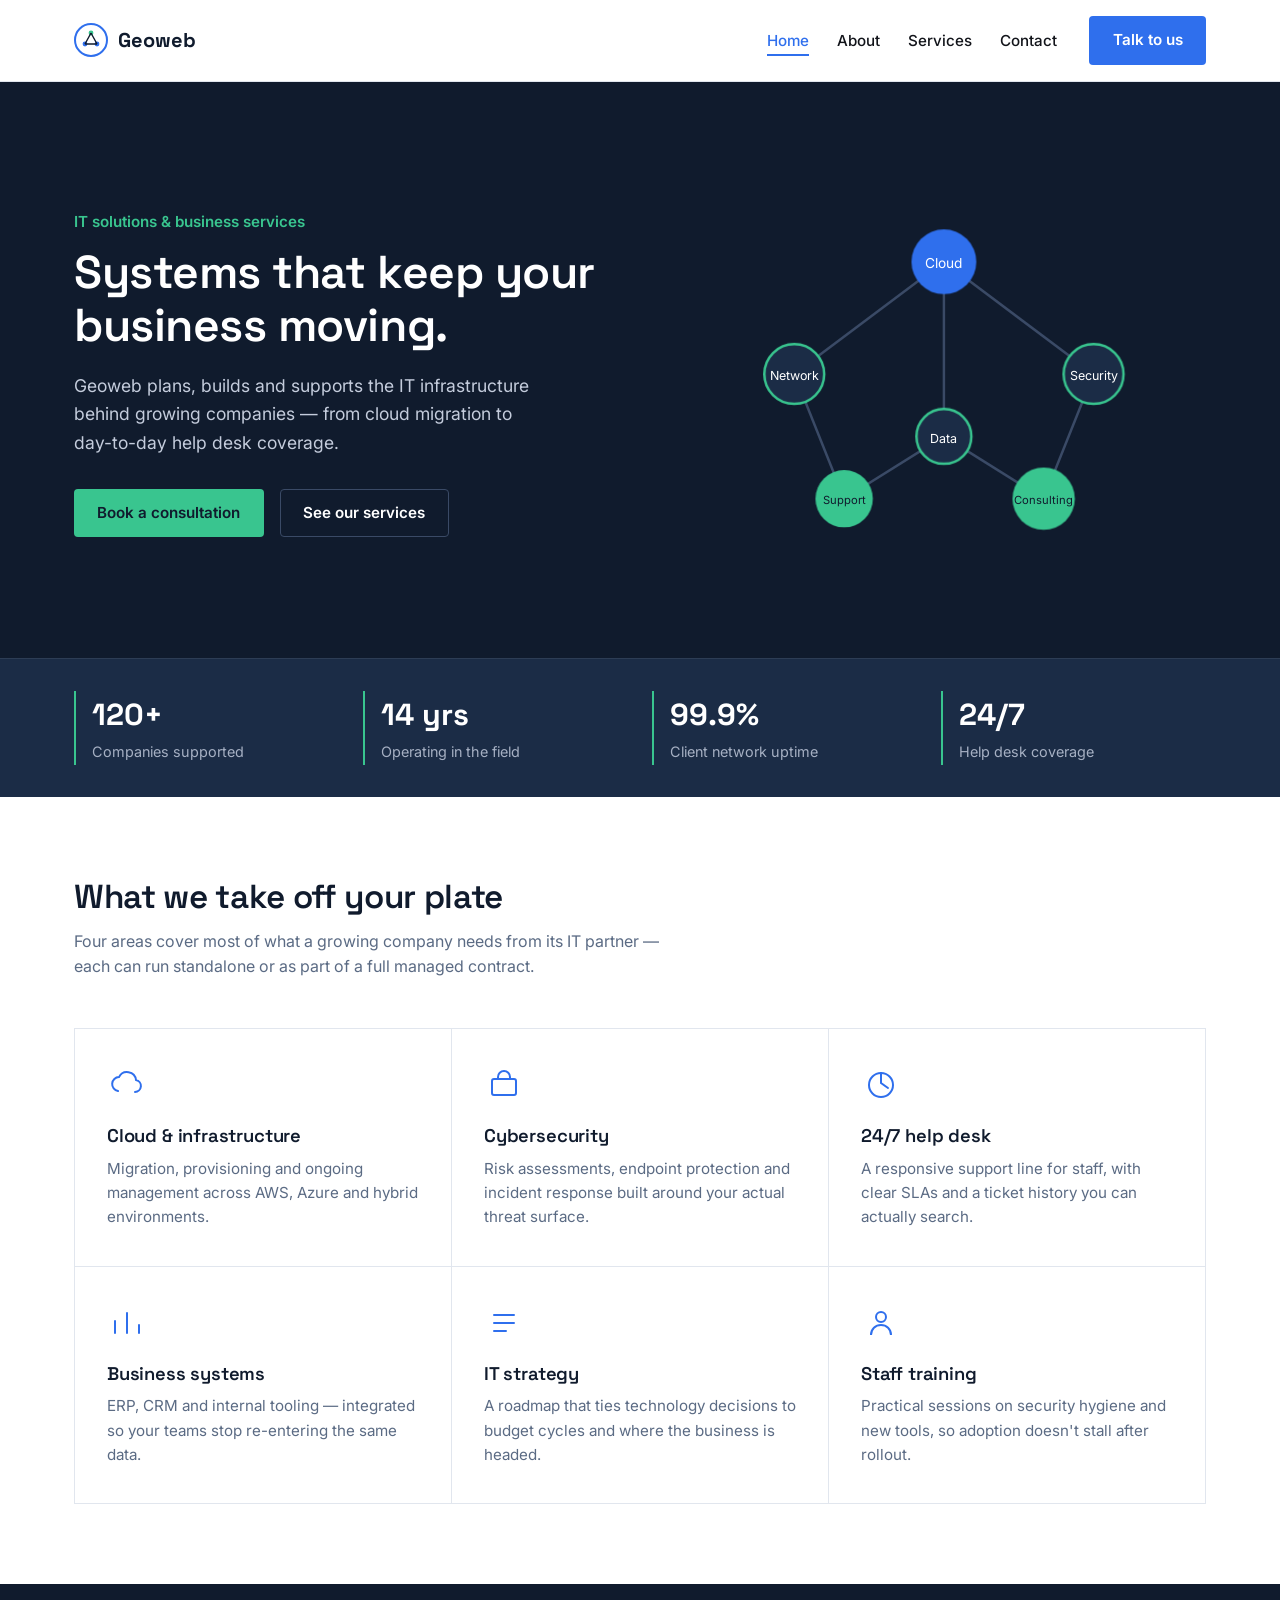
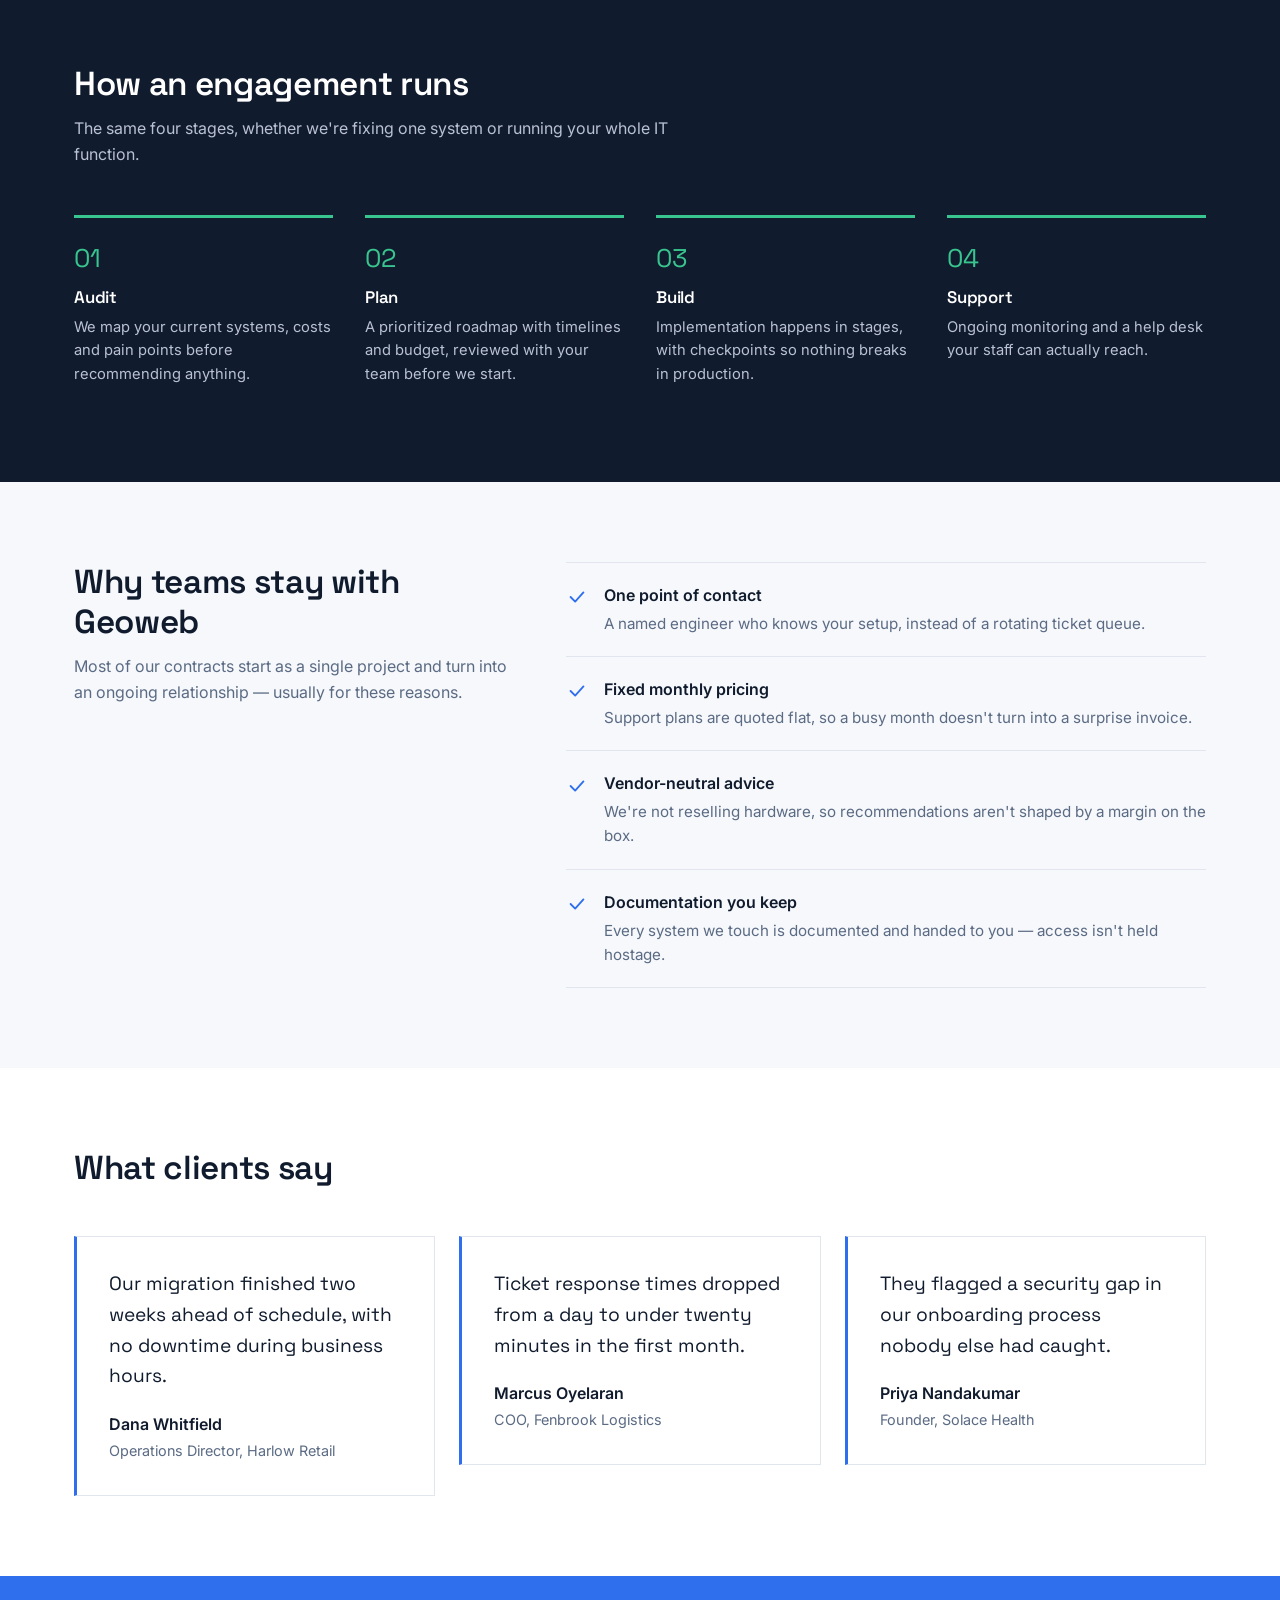
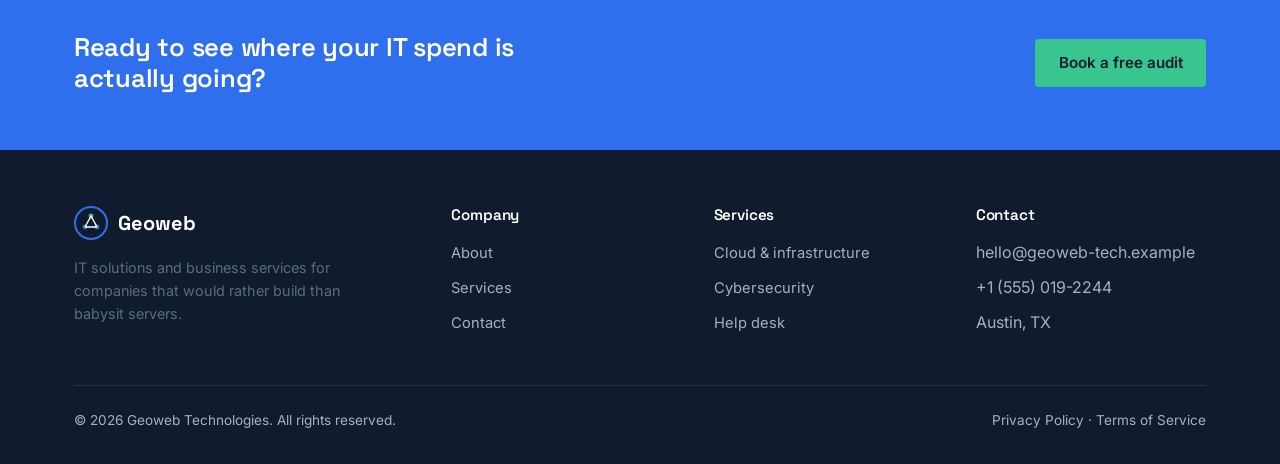
<file: index.html>
<!DOCTYPE html>
<html lang="en">
<head>
<meta charset="UTF-8">
<meta name="viewport" content="width=device-width, initial-scale=1.0">
<title>Geoweb Technologies — IT Solutions &amp; Business Services</title>
<link rel="preconnect" href="https://fonts.googleapis.com">
<link href="https://fonts.googleapis.com/css2?family=Inter:wght@400;500;600;700&family=Space+Grotesk:wght@500;600;700&display=swap" rel="stylesheet">
<link href="https://cdn.jsdelivr.net/npm/bootstrap@5.3.3/dist/css/bootstrap.min.css" rel="stylesheet">
<link rel="stylesheet" href="css/style.css">
</head>
<body>

<!-- ===== Header ===== -->
<header class="site-header">
  <div class="site-header__inner">
    <a href="index.html" class="brand">
      <svg class="brand__mark" viewBox="0 0 34 34" fill="none" xmlns="http://www.w3.org/2000/svg" aria-hidden="true">
        <circle cx="17" cy="17" r="16" stroke="#2F6FED" stroke-width="2"/>
        <circle cx="17" cy="10" r="2.4" fill="#39C58F"/>
        <circle cx="11" cy="21" r="2.4" fill="#2F6FED"/>
        <circle cx="23" cy="21" r="2.4" fill="#2F6FED"/>
        <path d="M17 10L11 21M17 10L23 21M11 21H23" stroke="#101B2D" stroke-width="1.4"/>
      </svg>
      Geoweb
    </a>
    <nav class="nav" aria-label="Primary">
      <input type="checkbox" class="nav__toggle-checkbox" id="navToggle">
      <ul class="nav__list" id="navList">
        <li><a href="index.html" class="nav__link nav__link--active">Home</a></li>
        <li><a href="about.html" class="nav__link">About</a></li>
        <li><a href="services.html" class="nav__link">Services</a></li>
        <li><a href="contact.html" class="nav__link">Contact</a></li>
      </ul>
      <a href="contact.html" class="btn-nx btn-nx--primary">Talk to us</a>
      <label class="nav__toggle btn-nx btn-nx--ghost" for="navToggle" aria-label="Toggle menu">
        <span class="nav__toggle-icon"><span></span></span>
      </label>
    </nav>
  </div>
</header>

<!-- ===== Hero ===== -->
<section class="hero">
  <div class="hero__inner">
    <div>
      <p class="hero__eyebrow">IT solutions &amp; business services</p>
      <h1 class="hero__title">Systems that keep your business moving.</h1>
      <p class="hero__lede">Geoweb plans, builds and supports the IT infrastructure behind growing companies — from cloud migration to day-to-day help desk coverage.</p>
      <div class="hero__actions">
        <a href="contact.html" class="btn-nx btn-nx--on-dark">Book a consultation</a>
        <a href="services.html" class="btn-nx btn-nx--ghost" style="border-color:#3A4A66;color:#fff;">See our services</a>
      </div>
    </div>
    <svg class="hero__figure" viewBox="0 0 420 340" fill="none" xmlns="http://www.w3.org/2000/svg" role="img" aria-label="Diagram of connected service nodes">
      <line class="link-line" x1="210" y1="80" x2="90" y2="170" stroke="#3A4A66" stroke-width="2"/>
      <line class="link-line" x1="210" y1="80" x2="330" y2="170" stroke="#3A4A66" stroke-width="2"/>
      <line class="link-line" x1="210" y1="80" x2="210" y2="220" stroke="#3A4A66" stroke-width="2"/>
      <line class="link-line" x1="90" y1="170" x2="130" y2="270" stroke="#3A4A66" stroke-width="2"/>
      <line class="link-line" x1="330" y1="170" x2="290" y2="270" stroke="#3A4A66" stroke-width="2"/>
      <line class="link-line" x1="210" y1="220" x2="130" y2="270" stroke="#3A4A66" stroke-width="2"/>
      <line class="link-line" x1="210" y1="220" x2="290" y2="270" stroke="#3A4A66" stroke-width="2"/>

      <circle class="node" cx="210" cy="80" r="26" fill="#2F6FED"/>
      <text x="210" y="85" text-anchor="middle" fill="#fff" font-size="11" font-family="Inter">Cloud</text>

      <circle class="node" cx="90" cy="170" r="24" fill="#1B2C46" stroke="#39C58F" stroke-width="2"/>
      <text x="90" y="175" text-anchor="middle" fill="#fff" font-size="10" font-family="Inter">Network</text>

      <circle class="node" cx="330" cy="170" r="24" fill="#1B2C46" stroke="#39C58F" stroke-width="2"/>
      <text x="330" y="175" text-anchor="middle" fill="#fff" font-size="10" font-family="Inter">Security</text>

      <circle class="node" cx="210" cy="220" r="22" fill="#1B2C46" stroke="#39C58F" stroke-width="2"/>
      <text x="210" y="225" text-anchor="middle" fill="#fff" font-size="10" font-family="Inter">Data</text>

      <circle class="node" cx="130" cy="270" r="23" fill="#39C58F"/>
      <text x="130" y="274" text-anchor="middle" fill="#101B2D" font-size="9" font-family="Inter">Support</text>

      <circle class="node" cx="290" cy="270" r="25" fill="#39C58F"/>
      <text x="290" y="274" text-anchor="middle" fill="#101B2D" font-size="9" font-family="Inter">Consulting</text>
    </svg>
  </div>
</section>

<!-- ===== Stat bar ===== -->
<section class="stat-bar">
  <div class="stat-bar__inner">
    <div class="stat">
      <span class="stat__value">120+</span>
      <span class="stat__label">Companies supported</span>
    </div>
    <div class="stat">
      <span class="stat__value">14 yrs</span>
      <span class="stat__label">Operating in the field</span>
    </div>
    <div class="stat">
      <span class="stat__value">99.9%</span>
      <span class="stat__label">Client network uptime</span>
    </div>
    <div class="stat">
      <span class="stat__value">24/7</span>
      <span class="stat__label">Help desk coverage</span>
    </div>
  </div>
</section>

<!-- ===== Services overview ===== -->
<section class="section section--surface">
  <div class="container-nx">
    <div class="section__head">
      <h2 class="section__title">What we take off your plate</h2>
      <p>Four areas cover most of what a growing company needs from its IT partner — each can run standalone or as part of a full managed contract.</p>
    </div>
    <div class="services">
      <article class="service">
        <svg class="service__icon" viewBox="0 0 40 40" fill="none" xmlns="http://www.w3.org/2000/svg" aria-hidden="true">
          <path d="M11 26a7 7 0 0 1 1-13.9A9 9 0 0 1 29 15a6 6 0 0 1-1 11.9" stroke="currentColor" stroke-width="2" stroke-linecap="round"/>
        </svg>
        <h3 class="service__title">Cloud &amp; infrastructure</h3>
        <p class="service__text">Migration, provisioning and ongoing management across AWS, Azure and hybrid environments.</p>
      </article>
      <article class="service">
        <svg class="service__icon" viewBox="0 0 40 40" fill="none" xmlns="http://www.w3.org/2000/svg" aria-hidden="true">
          <rect x="8" y="14" width="24" height="16" rx="2" stroke="currentColor" stroke-width="2"/>
          <path d="M14 14v-2a6 6 0 0 1 12 0v2" stroke="currentColor" stroke-width="2"/>
        </svg>
        <h3 class="service__title">Cybersecurity</h3>
        <p class="service__text">Risk assessments, endpoint protection and incident response built around your actual threat surface.</p>
      </article>
      <article class="service">
        <svg class="service__icon" viewBox="0 0 40 40" fill="none" xmlns="http://www.w3.org/2000/svg" aria-hidden="true">
          <path d="M20 8v10l7 5" stroke="currentColor" stroke-width="2" stroke-linecap="round"/>
          <circle cx="20" cy="20" r="12" stroke="currentColor" stroke-width="2"/>
        </svg>
        <h3 class="service__title">24/7 help desk</h3>
        <p class="service__text">A responsive support line for staff, with clear SLAs and a ticket history you can actually search.</p>
      </article>
      <article class="service">
        <svg class="service__icon" viewBox="0 0 40 40" fill="none" xmlns="http://www.w3.org/2000/svg" aria-hidden="true">
          <path d="M8 30V18M20 30V10M32 30V22" stroke="currentColor" stroke-width="2" stroke-linecap="round"/>
        </svg>
        <h3 class="service__title">Business systems</h3>
        <p class="service__text">ERP, CRM and internal tooling — integrated so your teams stop re-entering the same data.</p>
      </article>
      <article class="service">
        <svg class="service__icon" viewBox="0 0 40 40" fill="none" xmlns="http://www.w3.org/2000/svg" aria-hidden="true">
          <path d="M10 12h20M10 20h20M10 28h12" stroke="currentColor" stroke-width="2" stroke-linecap="round"/>
        </svg>
        <h3 class="service__title">IT strategy</h3>
        <p class="service__text">A roadmap that ties technology decisions to budget cycles and where the business is headed.</p>
      </article>
      <article class="service">
        <svg class="service__icon" viewBox="0 0 40 40" fill="none" xmlns="http://www.w3.org/2000/svg" aria-hidden="true">
          <circle cx="20" cy="14" r="5" stroke="currentColor" stroke-width="2"/>
          <path d="M10 32c0-6 4.5-10 10-10s10 4 10 10" stroke="currentColor" stroke-width="2"/>
        </svg>
        <h3 class="service__title">Staff training</h3>
        <p class="service__text">Practical sessions on security hygiene and new tools, so adoption doesn't stall after rollout.</p>
      </article>
    </div>
  </div>
</section>

<!-- ===== Process ===== -->
<section class="section section--navy">
  <div class="container-nx">
    <div class="section__head">
      <h2 class="section__title">How an engagement runs</h2>
      <p>The same four stages, whether we're fixing one system or running your whole IT function.</p>
    </div>
    <div class="process">
      <div class="process-step">
        <span class="process-step__index">01</span>
        <h3 class="process-step__title">Audit</h3>
        <p class="process-step__text">We map your current systems, costs and pain points before recommending anything.</p>
      </div>
      <div class="process-step">
        <span class="process-step__index">02</span>
        <h3 class="process-step__title">Plan</h3>
        <p class="process-step__text">A prioritized roadmap with timelines and budget, reviewed with your team before we start.</p>
      </div>
      <div class="process-step">
        <span class="process-step__index">03</span>
        <h3 class="process-step__title">Build</h3>
        <p class="process-step__text">Implementation happens in stages, with checkpoints so nothing breaks in production.</p>
      </div>
      <div class="process-step">
        <span class="process-step__index">04</span>
        <h3 class="process-step__title">Support</h3>
        <p class="process-step__text">Ongoing monitoring and a help desk your staff can actually reach.</p>
      </div>
    </div>
  </div>
</section>

<!-- ===== Why us ===== -->
<section class="section section--bg">
  <div class="container-nx">
    <div class="row g-5 align-items-start">
      <div class="col-lg-5">
        <h2 class="section__title">Why teams stay with Geoweb</h2>
        <p>Most of our contracts start as a single project and turn into an ongoing relationship — usually for these reasons.</p>
      </div>
      <div class="col-lg-7">
        <ul class="feature-list">
          <li class="feature-list__item">
            <svg class="feature-list__marker" viewBox="0 0 24 24" fill="none" xmlns="http://www.w3.org/2000/svg" aria-hidden="true"><path d="M5 12l5 5L19 7" stroke="currentColor" stroke-width="2" stroke-linecap="round" stroke-linejoin="round"/></svg>
            <div>
              <span class="feature-list__title">One point of contact</span>
              <p class="feature-list__text">A named engineer who knows your setup, instead of a rotating ticket queue.</p>
            </div>
          </li>
          <li class="feature-list__item">
            <svg class="feature-list__marker" viewBox="0 0 24 24" fill="none" xmlns="http://www.w3.org/2000/svg" aria-hidden="true"><path d="M5 12l5 5L19 7" stroke="currentColor" stroke-width="2" stroke-linecap="round" stroke-linejoin="round"/></svg>
            <div>
              <span class="feature-list__title">Fixed monthly pricing</span>
              <p class="feature-list__text">Support plans are quoted flat, so a busy month doesn't turn into a surprise invoice.</p>
            </div>
          </li>
          <li class="feature-list__item">
            <svg class="feature-list__marker" viewBox="0 0 24 24" fill="none" xmlns="http://www.w3.org/2000/svg" aria-hidden="true"><path d="M5 12l5 5L19 7" stroke="currentColor" stroke-width="2" stroke-linecap="round" stroke-linejoin="round"/></svg>
            <div>
              <span class="feature-list__title">Vendor-neutral advice</span>
              <p class="feature-list__text">We're not reselling hardware, so recommendations aren't shaped by a margin on the box.</p>
            </div>
          </li>
          <li class="feature-list__item">
            <svg class="feature-list__marker" viewBox="0 0 24 24" fill="none" xmlns="http://www.w3.org/2000/svg" aria-hidden="true"><path d="M5 12l5 5L19 7" stroke="currentColor" stroke-width="2" stroke-linecap="round" stroke-linejoin="round"/></svg>
            <div>
              <span class="feature-list__title">Documentation you keep</span>
              <p class="feature-list__text">Every system we touch is documented and handed to you — access isn't held hostage.</p>
            </div>
          </li>
        </ul>
      </div>
    </div>
  </div>
</section>

<!-- ===== Testimonials ===== -->
<section class="section section--surface">
  <div class="container-nx">
    <div class="section__head">
      <h2 class="section__title">What clients say</h2>
    </div>
    <div class="row g-4">
      <div class="col-md-4">
        <div class="testimonial">
          <p class="testimonial__quote">Our migration finished two weeks ahead of schedule, with no downtime during business hours.</p>
          <span class="testimonial__name">Dana Whitfield</span>
          <span class="testimonial__role">Operations Director, Harlow Retail</span>
        </div>
      </div>
      <div class="col-md-4">
        <div class="testimonial">
          <p class="testimonial__quote">Ticket response times dropped from a day to under twenty minutes in the first month.</p>
          <span class="testimonial__name">Marcus Oyelaran</span>
          <span class="testimonial__role">COO, Fenbrook Logistics</span>
        </div>
      </div>
      <div class="col-md-4">
        <div class="testimonial">
          <p class="testimonial__quote">They flagged a security gap in our onboarding process nobody else had caught.</p>
          <span class="testimonial__name">Priya Nandakumar</span>
          <span class="testimonial__role">Founder, Solace Health</span>
        </div>
      </div>
    </div>
  </div>
</section>

<!-- ===== CTA banner ===== -->
<section class="cta-banner">
  <div class="cta-banner__inner">
    <h2 class="cta-banner__title">Ready to see where your IT spend is actually going?</h2>
    <a href="contact.html" class="btn-nx btn-nx--on-dark">Book a free audit</a>
  </div>
</section>

<!-- ===== Footer ===== -->
<footer class="site-footer">
  <div class="container-nx">
    <div class="footer-grid">
      <div>
        <a href="index.html" class="brand" style="color:#fff;">
          <svg class="brand__mark" viewBox="0 0 34 34" fill="none" xmlns="http://www.w3.org/2000/svg" aria-hidden="true">
            <circle cx="17" cy="17" r="16" stroke="#2F6FED" stroke-width="2"/>
            <circle cx="17" cy="10" r="2.4" fill="#39C58F"/>
            <circle cx="11" cy="21" r="2.4" fill="#2F6FED"/>
            <circle cx="23" cy="21" r="2.4" fill="#2F6FED"/>
            <path d="M17 10L11 21M17 10L23 21M11 21H23" stroke="#fff" stroke-width="1.4"/>
          </svg>
          Geoweb
        </a>
        <p style="margin-top:1rem; font-size:0.9rem; max-width:32ch;">IT solutions and business services for companies that would rather build than babysit servers.</p>
      </div>
      <div>
        <h3 class="footer-grid__title">Company</h3>
        <ul class="footer-grid__list">
          <li><a href="about.html">About</a></li>
          <li><a href="services.html">Services</a></li>
          <li><a href="contact.html">Contact</a></li>
        </ul>
      </div>
      <div>
        <h3 class="footer-grid__title">Services</h3>
        <ul class="footer-grid__list">
          <li><a href="services.html">Cloud &amp; infrastructure</a></li>
          <li><a href="services.html">Cybersecurity</a></li>
          <li><a href="services.html">Help desk</a></li>
        </ul>
      </div>
      <div>
        <h3 class="footer-grid__title">Contact</h3>
        <ul class="footer-grid__list">
          <li>hello@geoweb-tech.example</li>
          <li>+1 (555) 019-2244</li>
          <li>Austin, TX</li>
        </ul>
      </div>
    </div>
    <div class="site-footer__bottom">
      <span>© 2026 Geoweb Technologies. All rights reserved.</span>
      <span>Privacy Policy · Terms of Service</span>
    </div>
  </div>
</footer>

<script src="https://cdn.jsdelivr.net/npm/bootstrap@5.3.3/dist/js/bootstrap.bundle.min.js"></script>
</body>
</html>
</file>
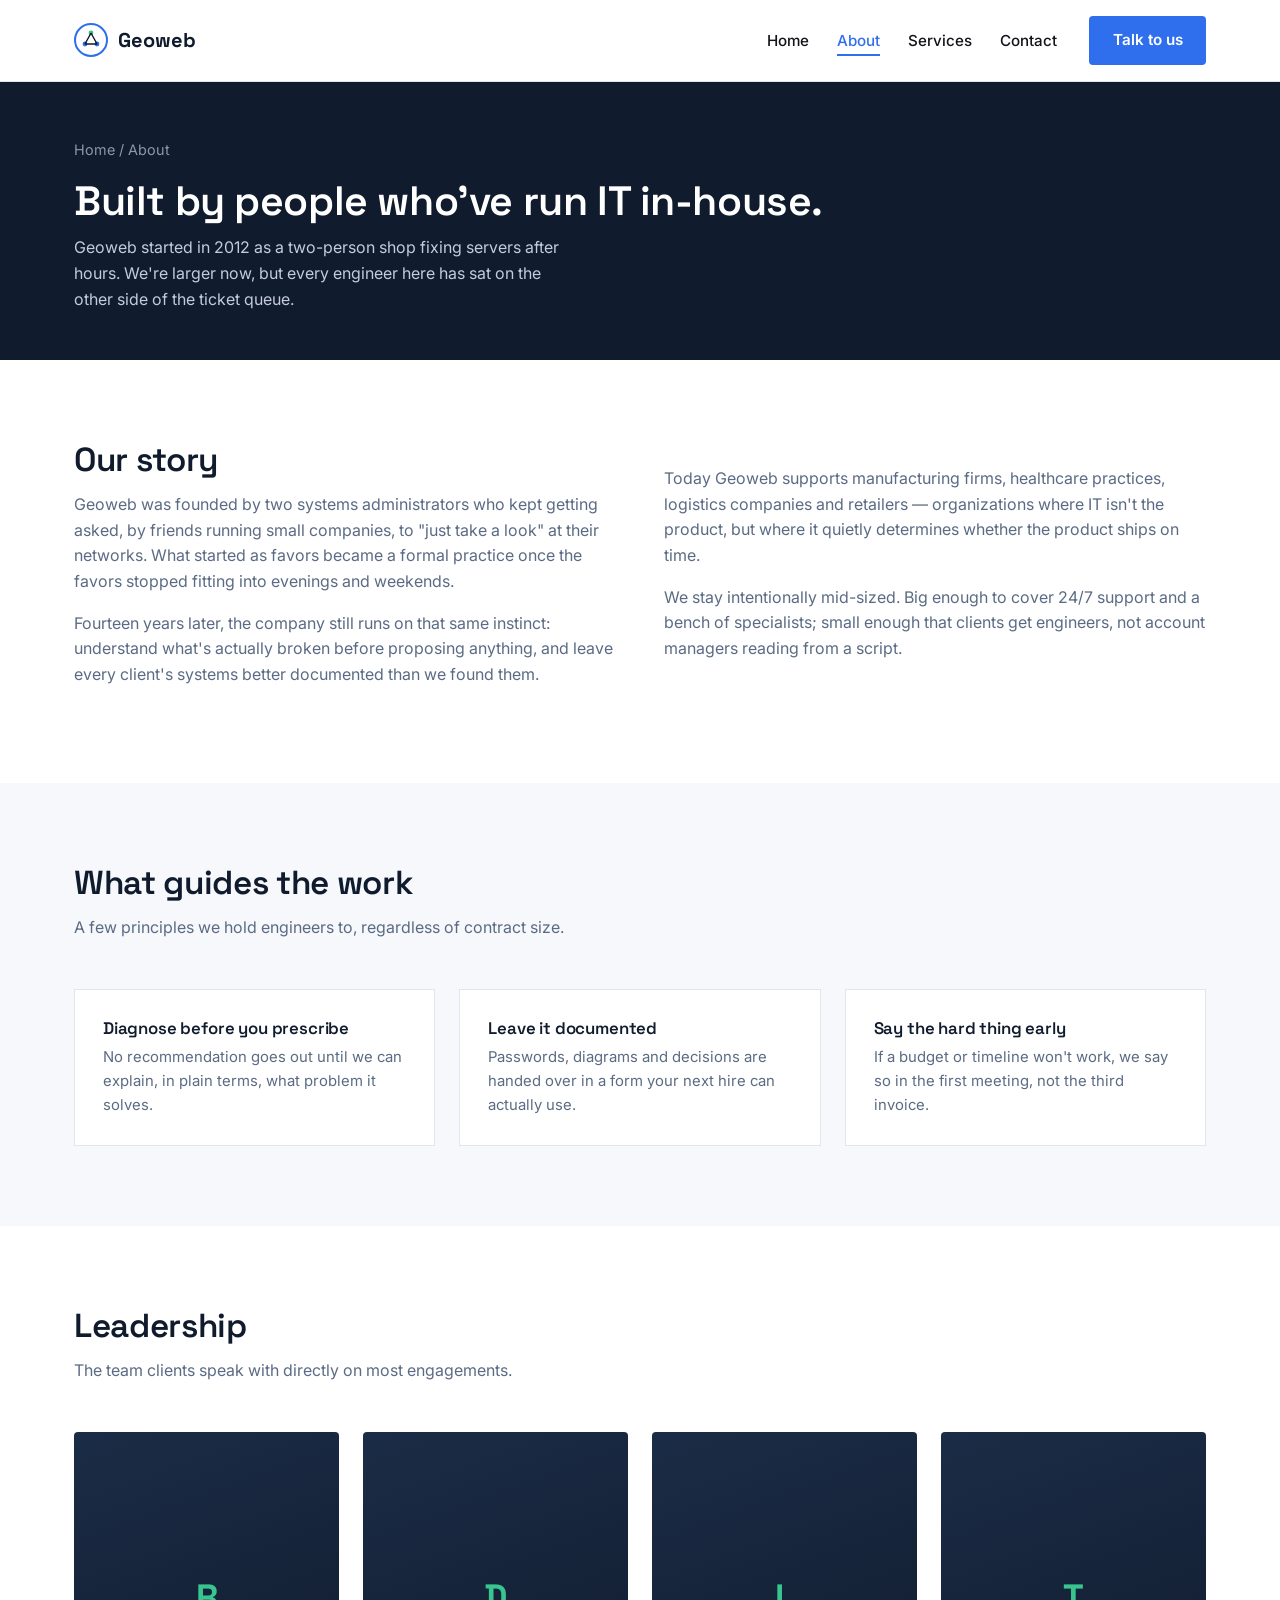
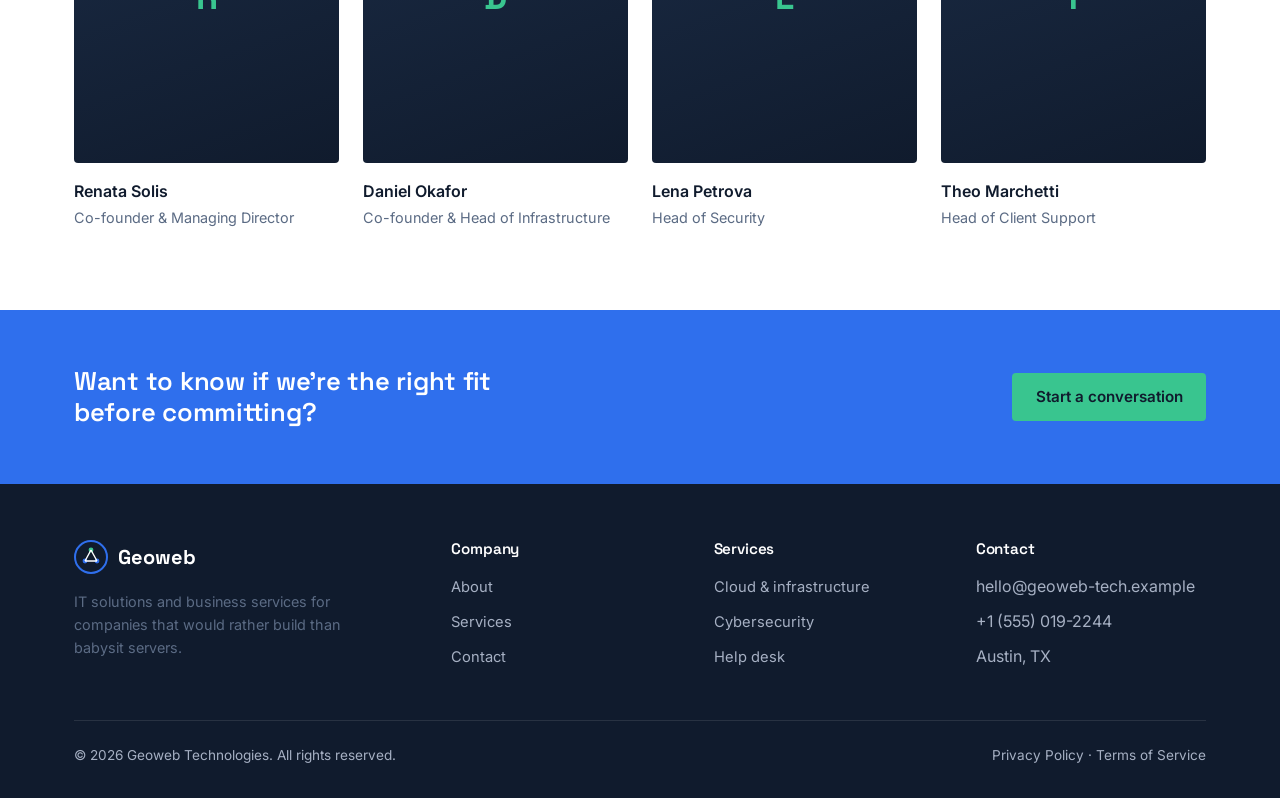
<file: about.html>
<!DOCTYPE html>
<html lang="en">
<head>
<meta charset="UTF-8">
<meta name="viewport" content="width=device-width, initial-scale=1.0">
<title>About — Geoweb Technologies</title>
<link rel="preconnect" href="https://fonts.googleapis.com">
<link href="https://fonts.googleapis.com/css2?family=Inter:wght@400;500;600;700&family=Space+Grotesk:wght@500;600;700&display=swap" rel="stylesheet">
<link href="https://cdn.jsdelivr.net/npm/bootstrap@5.3.3/dist/css/bootstrap.min.css" rel="stylesheet">
<link rel="stylesheet" href="css/style.css">
</head>
<body>

<header class="site-header">
  <div class="site-header__inner">
    <a href="index.html" class="brand">
      <svg class="brand__mark" viewBox="0 0 34 34" fill="none" xmlns="http://www.w3.org/2000/svg" aria-hidden="true">
        <circle cx="17" cy="17" r="16" stroke="#2F6FED" stroke-width="2"/>
        <circle cx="17" cy="10" r="2.4" fill="#39C58F"/>
        <circle cx="11" cy="21" r="2.4" fill="#2F6FED"/>
        <circle cx="23" cy="21" r="2.4" fill="#2F6FED"/>
        <path d="M17 10L11 21M17 10L23 21M11 21H23" stroke="#101B2D" stroke-width="1.4"/>
      </svg>
      Geoweb
    </a>
    <nav class="nav" aria-label="Primary">
      <input type="checkbox" class="nav__toggle-checkbox" id="navToggle">
      <ul class="nav__list" id="navList">
        <li><a href="index.html" class="nav__link">Home</a></li>
        <li><a href="about.html" class="nav__link nav__link--active">About</a></li>
        <li><a href="services.html" class="nav__link">Services</a></li>
        <li><a href="contact.html" class="nav__link">Contact</a></li>
      </ul>
      <a href="contact.html" class="btn-nx btn-nx--primary">Talk to us</a>
      <label class="nav__toggle btn-nx btn-nx--ghost" for="navToggle" aria-label="Toggle menu">
        <span class="nav__toggle-icon"><span></span></span>
      </label>
    </nav>
  </div>
</header>

<section class="page-header">
  <div class="container-nx">
    <p class="breadcrumb-nx"><a href="index.html">Home</a> / About</p>
    <h1 class="page-header__title">Built by people who've run IT in-house.</h1>
    <p class="page-header__lede">Geoweb started in 2012 as a two-person shop fixing servers after hours. We're larger now, but every engineer here has sat on the other side of the ticket queue.</p>
  </div>
</section>

<section class="section section--surface">
  <div class="container-nx">
    <div class="row g-5 align-items-center">
      <div class="col-lg-6">
        <h2 class="section__title">Our story</h2>
        <p>Geoweb was founded by two systems administrators who kept getting asked, by friends running small companies, to "just take a look" at their networks. What started as favors became a formal practice once the favors stopped fitting into evenings and weekends.</p>
        <p>Fourteen years later, the company still runs on that same instinct: understand what's actually broken before proposing anything, and leave every client's systems better documented than we found them.</p>
      </div>
      <div class="col-lg-6">
        <p>Today Geoweb supports manufacturing firms, healthcare practices, logistics companies and retailers — organizations where IT isn't the product, but where it quietly determines whether the product ships on time.</p>
        <p>We stay intentionally mid-sized. Big enough to cover 24/7 support and a bench of specialists; small enough that clients get engineers, not account managers reading from a script.</p>
      </div>
    </div>
  </div>
</section>

<section class="section section--bg">
  <div class="container-nx">
    <div class="section__head">
      <h2 class="section__title">What guides the work</h2>
      <p>A few principles we hold engineers to, regardless of contract size.</p>
    </div>
    <div class="row g-4">
      <div class="col-md-4">
        <div class="value-card">
          <h3 class="value-card__title">Diagnose before you prescribe</h3>
          <p class="value-card__text">No recommendation goes out until we can explain, in plain terms, what problem it solves.</p>
        </div>
      </div>
      <div class="col-md-4">
        <div class="value-card">
          <h3 class="value-card__title">Leave it documented</h3>
          <p class="value-card__text">Passwords, diagrams and decisions are handed over in a form your next hire can actually use.</p>
        </div>
      </div>
      <div class="col-md-4">
        <div class="value-card">
          <h3 class="value-card__title">Say the hard thing early</h3>
          <p class="value-card__text">If a budget or timeline won't work, we say so in the first meeting, not the third invoice.</p>
        </div>
      </div>
    </div>
  </div>
</section>

<section class="section section--surface">
  <div class="container-nx">
    <div class="section__head">
      <h2 class="section__title">Leadership</h2>
      <p>The team clients speak with directly on most engagements.</p>
    </div>
    <div class="row g-4">
      <div class="col-md-3 col-6">
        <div class="team-card">
          <div class="team-card__photo"><span class="team-card__initial">R</span></div>
          <span class="team-card__name">Renata Solis</span>
          <span class="team-card__role">Co-founder &amp; Managing Director</span>
        </div>
      </div>
      <div class="col-md-3 col-6">
        <div class="team-card">
          <div class="team-card__photo"><span class="team-card__initial">D</span></div>
          <span class="team-card__name">Daniel Okafor</span>
          <span class="team-card__role">Co-founder &amp; Head of Infrastructure</span>
        </div>
      </div>
      <div class="col-md-3 col-6">
        <div class="team-card">
          <div class="team-card__photo"><span class="team-card__initial">L</span></div>
          <span class="team-card__name">Lena Petrova</span>
          <span class="team-card__role">Head of Security</span>
        </div>
      </div>
      <div class="col-md-3 col-6">
        <div class="team-card">
          <div class="team-card__photo"><span class="team-card__initial">T</span></div>
          <span class="team-card__name">Theo Marchetti</span>
          <span class="team-card__role">Head of Client Support</span>
        </div>
      </div>
    </div>
  </div>
</section>

<section class="cta-banner">
  <div class="cta-banner__inner">
    <h2 class="cta-banner__title">Want to know if we're the right fit before committing?</h2>
    <a href="contact.html" class="btn-nx btn-nx--on-dark">Start a conversation</a>
  </div>
</section>

<footer class="site-footer">
  <div class="container-nx">
    <div class="footer-grid">
      <div>
        <a href="index.html" class="brand" style="color:#fff;">
          <svg class="brand__mark" viewBox="0 0 34 34" fill="none" xmlns="http://www.w3.org/2000/svg" aria-hidden="true">
            <circle cx="17" cy="17" r="16" stroke="#2F6FED" stroke-width="2"/>
            <circle cx="17" cy="10" r="2.4" fill="#39C58F"/>
            <circle cx="11" cy="21" r="2.4" fill="#2F6FED"/>
            <circle cx="23" cy="21" r="2.4" fill="#2F6FED"/>
            <path d="M17 10L11 21M17 10L23 21M11 21H23" stroke="#fff" stroke-width="1.4"/>
          </svg>
          Geoweb
        </a>
        <p style="margin-top:1rem; font-size:0.9rem; max-width:32ch;">IT solutions and business services for companies that would rather build than babysit servers.</p>
      </div>
      <div>
        <h3 class="footer-grid__title">Company</h3>
        <ul class="footer-grid__list">
          <li><a href="about.html">About</a></li>
          <li><a href="services.html">Services</a></li>
          <li><a href="contact.html">Contact</a></li>
        </ul>
      </div>
      <div>
        <h3 class="footer-grid__title">Services</h3>
        <ul class="footer-grid__list">
          <li><a href="services.html">Cloud &amp; infrastructure</a></li>
          <li><a href="services.html">Cybersecurity</a></li>
          <li><a href="services.html">Help desk</a></li>
        </ul>
      </div>
      <div>
        <h3 class="footer-grid__title">Contact</h3>
        <ul class="footer-grid__list">
          <li>hello@geoweb-tech.example</li>
          <li>+1 (555) 019-2244</li>
          <li>Austin, TX</li>
        </ul>
      </div>
    </div>
    <div class="site-footer__bottom">
      <span>© 2026 Geoweb Technologies. All rights reserved.</span>
      <span>Privacy Policy · Terms of Service</span>
    </div>
  </div>
</footer>

<script src="https://cdn.jsdelivr.net/npm/bootstrap@5.3.3/dist/js/bootstrap.bundle.min.js"></script>
</body>
</html>
</file>
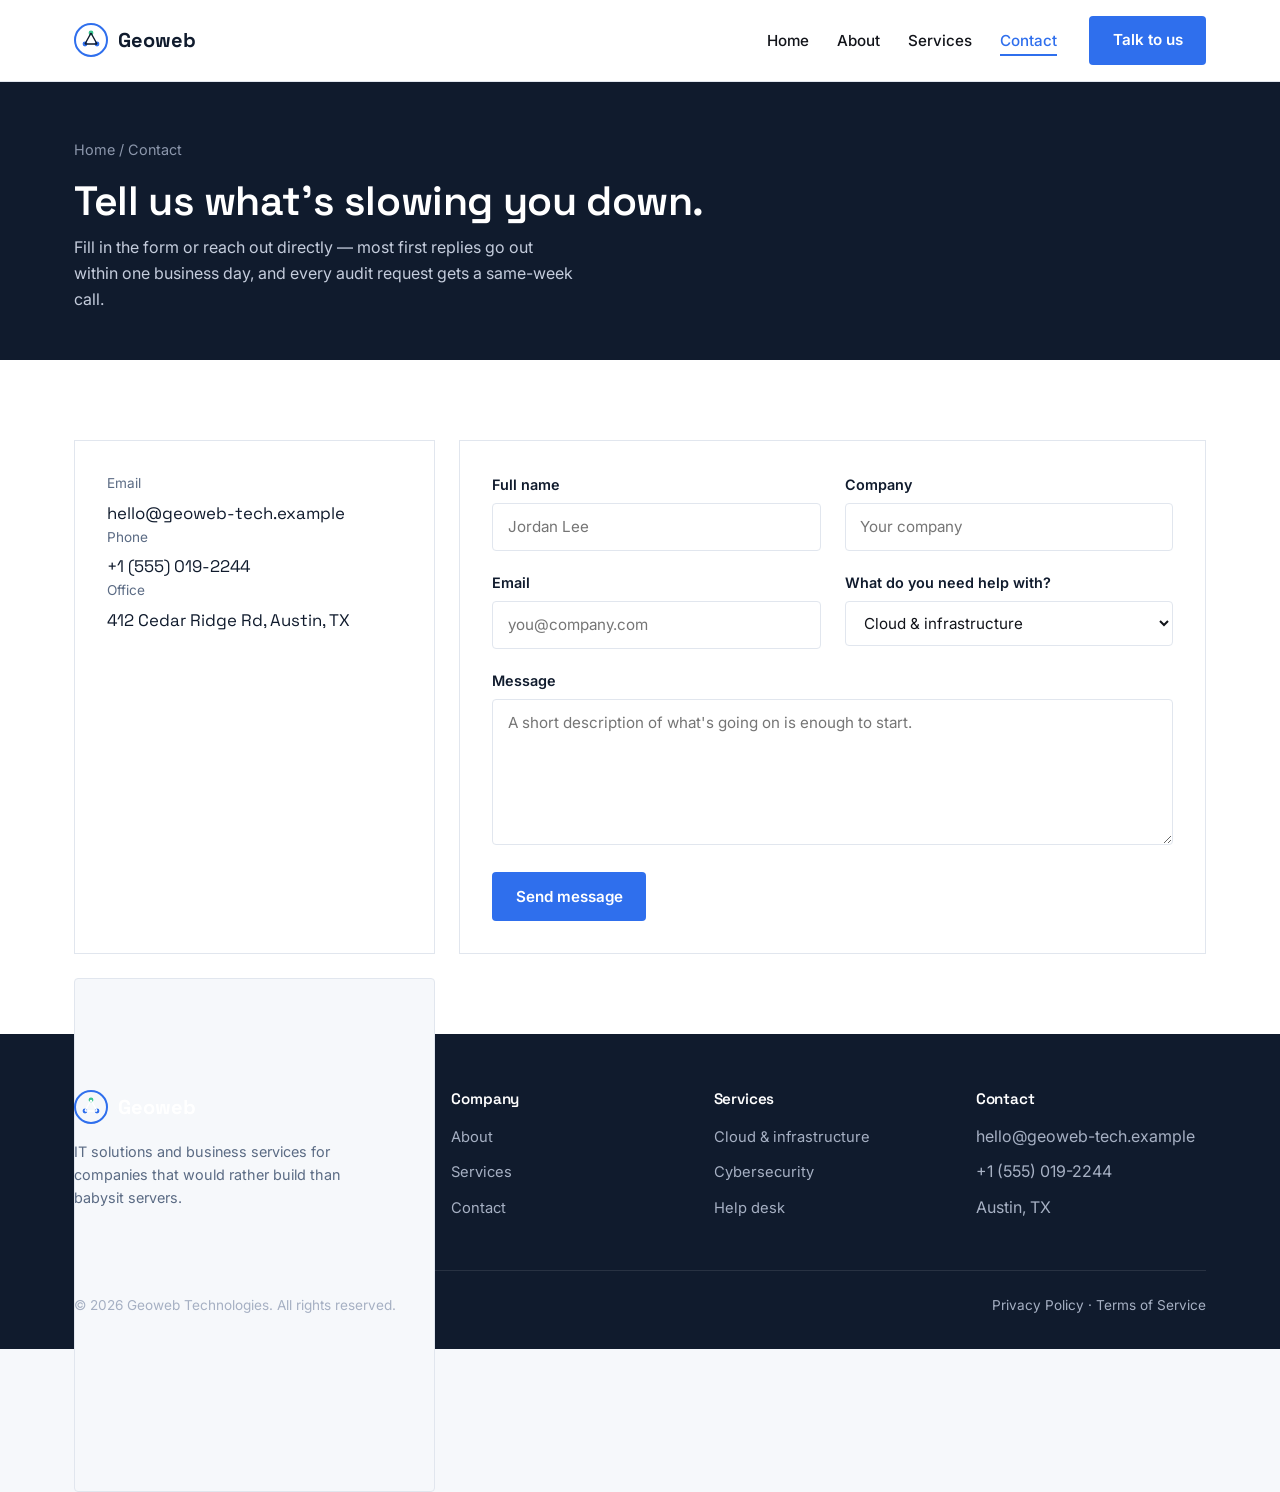
<file: contact.html>
<!DOCTYPE html>
<html lang="en">
<head>
<meta charset="UTF-8">
<meta name="viewport" content="width=device-width, initial-scale=1.0">
<title>Contact — Geoweb Technologies</title>
<link rel="preconnect" href="https://fonts.googleapis.com">
<link href="https://fonts.googleapis.com/css2?family=Inter:wght@400;500;600;700&family=Space+Grotesk:wght@500;600;700&display=swap" rel="stylesheet">
<link href="https://cdn.jsdelivr.net/npm/bootstrap@5.3.3/dist/css/bootstrap.min.css" rel="stylesheet">
<link rel="stylesheet" href="css/style.css">
</head>
<body>

<header class="site-header">
  <div class="site-header__inner">
    <a href="index.html" class="brand">
      <svg class="brand__mark" viewBox="0 0 34 34" fill="none" xmlns="http://www.w3.org/2000/svg" aria-hidden="true">
        <circle cx="17" cy="17" r="16" stroke="#2F6FED" stroke-width="2"/>
        <circle cx="17" cy="10" r="2.4" fill="#39C58F"/>
        <circle cx="11" cy="21" r="2.4" fill="#2F6FED"/>
        <circle cx="23" cy="21" r="2.4" fill="#2F6FED"/>
        <path d="M17 10L11 21M17 10L23 21M11 21H23" stroke="#101B2D" stroke-width="1.4"/>
      </svg>
      Geoweb
    </a>
    <nav class="nav" aria-label="Primary">
      <input type="checkbox" class="nav__toggle-checkbox" id="navToggle">
      <ul class="nav__list" id="navList">
        <li><a href="index.html" class="nav__link">Home</a></li>
        <li><a href="about.html" class="nav__link">About</a></li>
        <li><a href="services.html" class="nav__link">Services</a></li>
        <li><a href="contact.html" class="nav__link nav__link--active">Contact</a></li>
      </ul>
      <a href="contact.html" class="btn-nx btn-nx--primary">Talk to us</a>
      <label class="nav__toggle btn-nx btn-nx--ghost" for="navToggle" aria-label="Toggle menu">
        <span class="nav__toggle-icon"><span></span></span>
      </label>
    </nav>
  </div>
</header>

<section class="page-header">
  <div class="container-nx">
    <p class="breadcrumb-nx"><a href="index.html">Home</a> / Contact</p>
    <h1 class="page-header__title">Tell us what's slowing you down.</h1>
    <p class="page-header__lede">Fill in the form or reach out directly — most first replies go out within one business day, and every audit request gets a same-week call.</p>
  </div>
</section>

<section class="section section--surface">
  <div class="container-nx">
    <div class="row g-4">

      <div class="col-lg-4">
        <div class="contact-card mb-4">
          <span class="contact-card__label">Email</span>
          <span class="contact-card__value">hello@geoweb-tech.example</span>
          <span class="contact-card__label">Phone</span>
          <span class="contact-card__value">+1 (555) 019-2244</span>
          <span class="contact-card__label">Office</span>
          <span class="contact-card__value" style="margin-bottom:0;">412 Cedar Ridge Rd, Austin, TX</span>
        </div>
        <div class="map-nx">
          <iframe
            class="map-nx__frame"
            title="Geoweb office location map"
            src="https://www.openstreetmap.org/export/embed.html?bbox=-97.7719%2C30.2472%2C-97.7419%2C30.2672&amp;layer=mapnik&amp;marker=30.2572%2C-97.7569"
            loading="lazy"
            referrerpolicy="no-referrer-when-downgrade">
          </iframe>
        </div>
      </div>

      <div class="col-lg-8">
        <div class="contact-card">
          <form class="form-nx" action="#" method="post">
            <div class="row">
              <div class="col-md-6 form-nx__group">
                <label class="form-nx__label" for="fname">Full name</label>
                <input class="form-nx__input" type="text" id="fname" name="fname" placeholder="Jordan Lee" required>
              </div>
              <div class="col-md-6 form-nx__group">
                <label class="form-nx__label" for="company">Company</label>
                <input class="form-nx__input" type="text" id="company" name="company" placeholder="Your company">
              </div>
            </div>
            <div class="row">
              <div class="col-md-6 form-nx__group">
                <label class="form-nx__label" for="email">Email</label>
                <input class="form-nx__input" type="email" id="email" name="email" placeholder="you@company.com" required>
              </div>
              <div class="col-md-6 form-nx__group">
                <label class="form-nx__label" for="service">What do you need help with?</label>
                <select class="form-nx__input" id="service" name="service">
                  <option>Cloud &amp; infrastructure</option>
                  <option>Cybersecurity</option>
                  <option>Help desk / support</option>
                  <option>Business systems integration</option>
                  <option>IT strategy</option>
                  <option>Something else</option>
                </select>
              </div>
            </div>
            <div class="form-nx__group">
              <label class="form-nx__label" for="message">Message</label>
              <textarea class="form-nx__textarea" id="message" name="message" rows="5" placeholder="A short description of what's going on is enough to start." required></textarea>
            </div>
            <button type="submit" class="btn-nx btn-nx--primary">Send message</button>
          </form>
        </div>
      </div>

    </div>
  </div>
</section>

<footer class="site-footer">
  <div class="container-nx">
    <div class="footer-grid">
      <div>
        <a href="index.html" class="brand" style="color:#fff;">
          <svg class="brand__mark" viewBox="0 0 34 34" fill="none" xmlns="http://www.w3.org/2000/svg" aria-hidden="true">
            <circle cx="17" cy="17" r="16" stroke="#2F6FED" stroke-width="2"/>
            <circle cx="17" cy="10" r="2.4" fill="#39C58F"/>
            <circle cx="11" cy="21" r="2.4" fill="#2F6FED"/>
            <circle cx="23" cy="21" r="2.4" fill="#2F6FED"/>
            <path d="M17 10L11 21M17 10L23 21M11 21H23" stroke="#fff" stroke-width="1.4"/>
          </svg>
          Geoweb
        </a>
        <p style="margin-top:1rem; font-size:0.9rem; max-width:32ch;">IT solutions and business services for companies that would rather build than babysit servers.</p>
      </div>
      <div>
        <h3 class="footer-grid__title">Company</h3>
        <ul class="footer-grid__list">
          <li><a href="about.html">About</a></li>
          <li><a href="services.html">Services</a></li>
          <li><a href="contact.html">Contact</a></li>
        </ul>
      </div>
      <div>
        <h3 class="footer-grid__title">Services</h3>
        <ul class="footer-grid__list">
          <li><a href="services.html">Cloud &amp; infrastructure</a></li>
          <li><a href="services.html">Cybersecurity</a></li>
          <li><a href="services.html">Help desk</a></li>
        </ul>
      </div>
      <div>
        <h3 class="footer-grid__title">Contact</h3>
        <ul class="footer-grid__list">
          <li>hello@geoweb-tech.example</li>
          <li>+1 (555) 019-2244</li>
          <li>Austin, TX</li>
        </ul>
      </div>
    </div>
    <div class="site-footer__bottom">
      <span>© 2026 Geoweb Technologies. All rights reserved.</span>
      <span>Privacy Policy · Terms of Service</span>
    </div>
  </div>
</footer>

<script src="https://cdn.jsdelivr.net/npm/bootstrap@5.3.3/dist/js/bootstrap.bundle.min.js"></script>
</body>
</html>
</file>
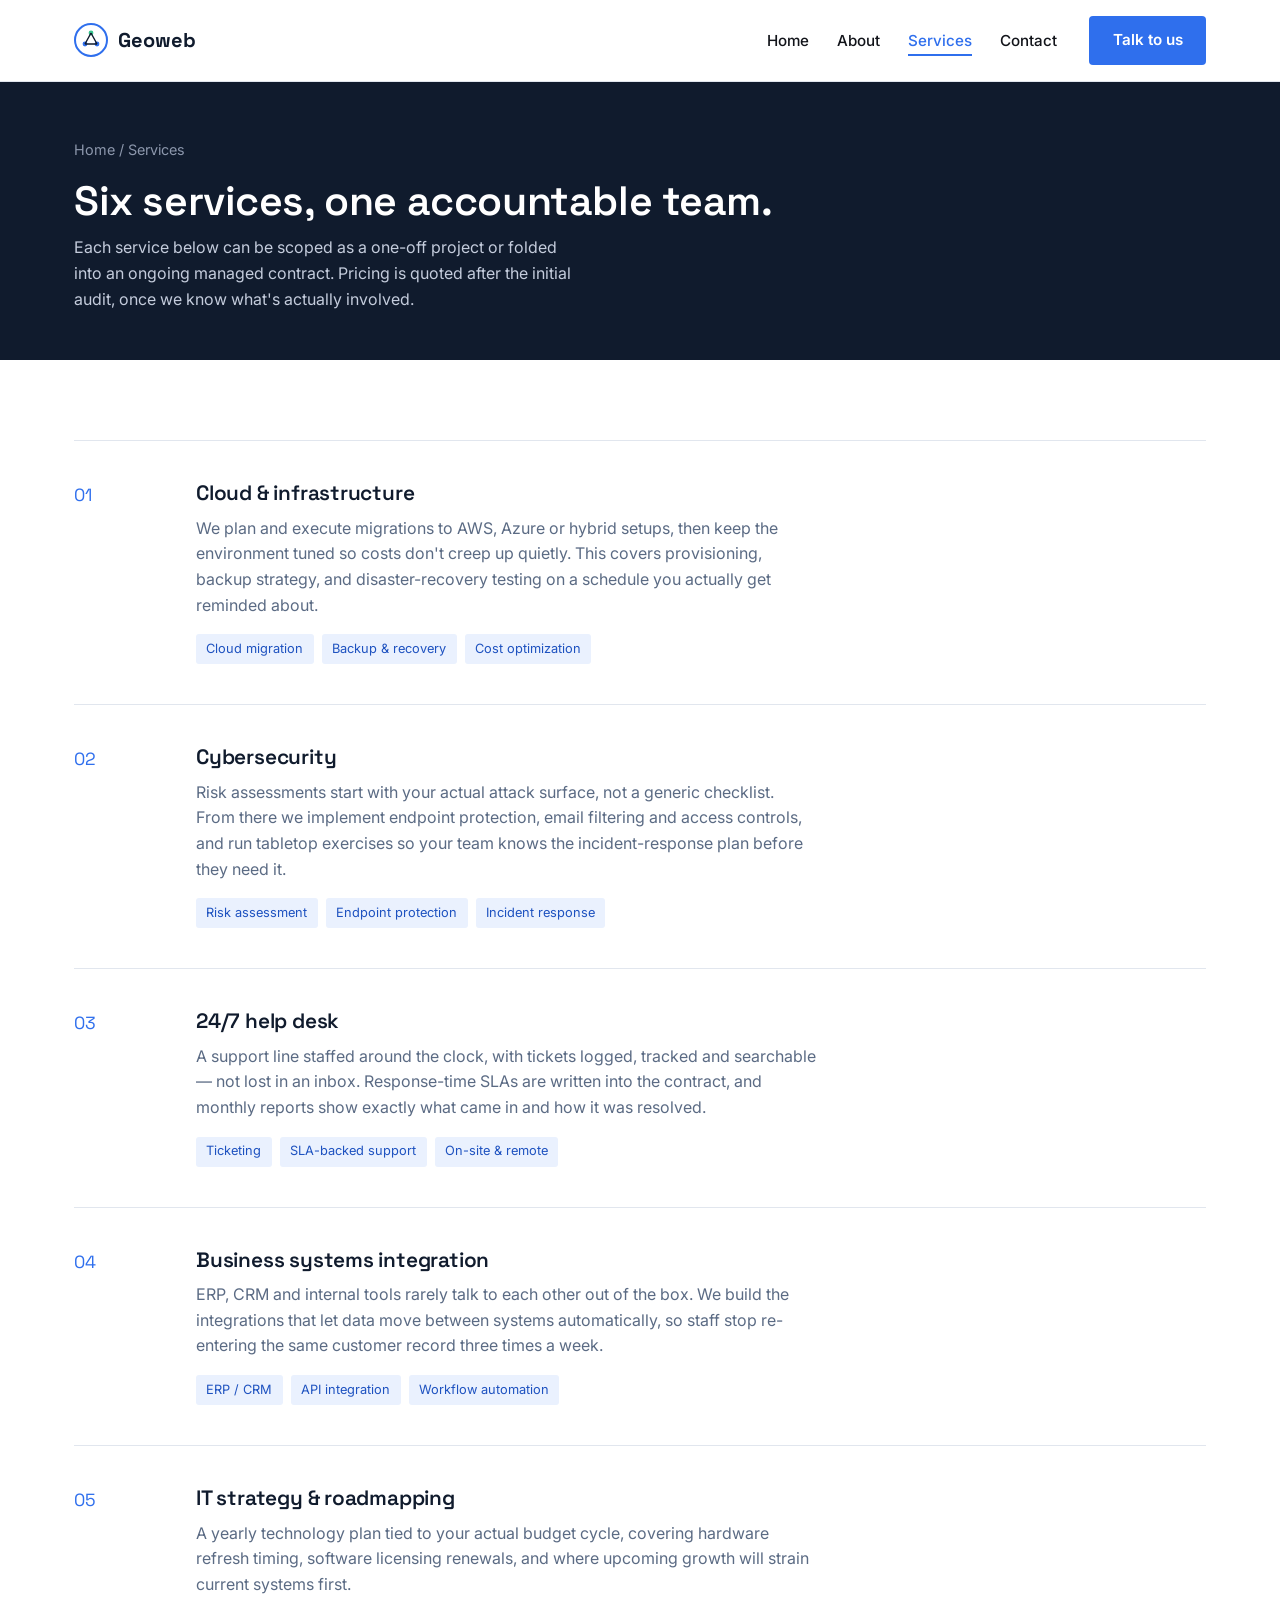
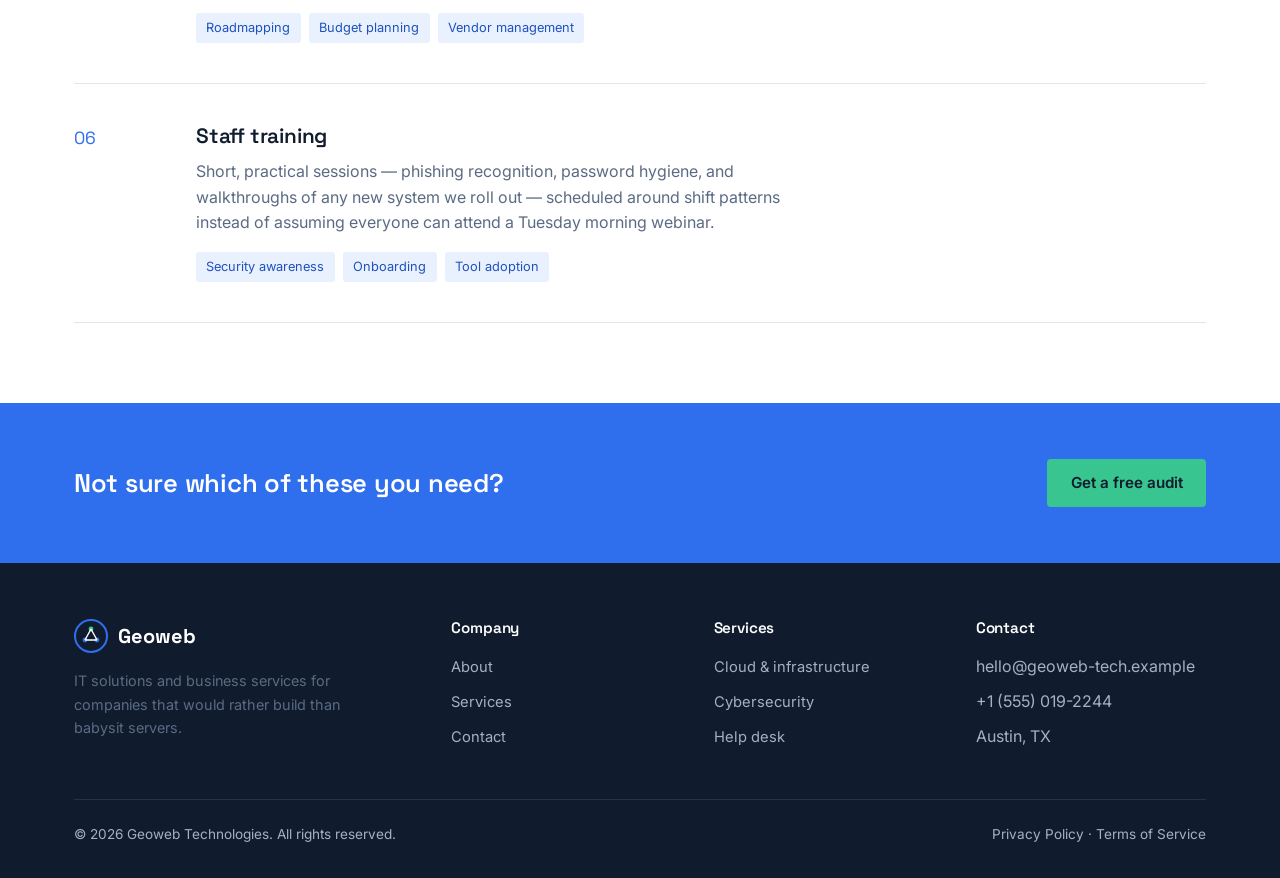
<file: services.html>
<!DOCTYPE html>
<html lang="en">
<head>
<meta charset="UTF-8">
<meta name="viewport" content="width=device-width, initial-scale=1.0">
<title>Services — Geoweb Technologies</title>
<link rel="preconnect" href="https://fonts.googleapis.com">
<link href="https://fonts.googleapis.com/css2?family=Inter:wght@400;500;600;700&family=Space+Grotesk:wght@500;600;700&display=swap" rel="stylesheet">
<link href="https://cdn.jsdelivr.net/npm/bootstrap@5.3.3/dist/css/bootstrap.min.css" rel="stylesheet">
<link rel="stylesheet" href="css/style.css">
</head>
<body>

<header class="site-header">
  <div class="site-header__inner">
    <a href="index.html" class="brand">
      <svg class="brand__mark" viewBox="0 0 34 34" fill="none" xmlns="http://www.w3.org/2000/svg" aria-hidden="true">
        <circle cx="17" cy="17" r="16" stroke="#2F6FED" stroke-width="2"/>
        <circle cx="17" cy="10" r="2.4" fill="#39C58F"/>
        <circle cx="11" cy="21" r="2.4" fill="#2F6FED"/>
        <circle cx="23" cy="21" r="2.4" fill="#2F6FED"/>
        <path d="M17 10L11 21M17 10L23 21M11 21H23" stroke="#101B2D" stroke-width="1.4"/>
      </svg>
      Geoweb
    </a>
    <nav class="nav" aria-label="Primary">
      <input type="checkbox" class="nav__toggle-checkbox" id="navToggle">
      <ul class="nav__list" id="navList">
        <li><a href="index.html" class="nav__link">Home</a></li>
        <li><a href="about.html" class="nav__link">About</a></li>
        <li><a href="services.html" class="nav__link nav__link--active">Services</a></li>
        <li><a href="contact.html" class="nav__link">Contact</a></li>
      </ul>
      <a href="contact.html" class="btn-nx btn-nx--primary">Talk to us</a>
      <label class="nav__toggle btn-nx btn-nx--ghost" for="navToggle" aria-label="Toggle menu">
        <span class="nav__toggle-icon"><span></span></span>
      </label>
    </nav>
  </div>
</header>

<section class="page-header">
  <div class="container-nx">
    <p class="breadcrumb-nx"><a href="index.html">Home</a> / Services</p>
    <h1 class="page-header__title">Six services, one accountable team.</h1>
    <p class="page-header__lede">Each service below can be scoped as a one-off project or folded into an ongoing managed contract. Pricing is quoted after the initial audit, once we know what's actually involved.</p>
  </div>
</section>

<section class="section section--surface">
  <div class="container-nx">

    <div class="service-row">
      <span class="service-row__num">01</span>
      <div>
        <h2 class="service-row__title">Cloud &amp; infrastructure</h2>
        <p>We plan and execute migrations to AWS, Azure or hybrid setups, then keep the environment tuned so costs don't creep up quietly. This covers provisioning, backup strategy, and disaster-recovery testing on a schedule you actually get reminded about.</p>
        <div class="service-row__tags">
          <span class="tag-nx">Cloud migration</span>
          <span class="tag-nx">Backup &amp; recovery</span>
          <span class="tag-nx">Cost optimization</span>
        </div>
      </div>
    </div>

    <div class="service-row">
      <span class="service-row__num">02</span>
      <div>
        <h2 class="service-row__title">Cybersecurity</h2>
        <p>Risk assessments start with your actual attack surface, not a generic checklist. From there we implement endpoint protection, email filtering and access controls, and run tabletop exercises so your team knows the incident-response plan before they need it.</p>
        <div class="service-row__tags">
          <span class="tag-nx">Risk assessment</span>
          <span class="tag-nx">Endpoint protection</span>
          <span class="tag-nx">Incident response</span>
        </div>
      </div>
    </div>

    <div class="service-row">
      <span class="service-row__num">03</span>
      <div>
        <h2 class="service-row__title">24/7 help desk</h2>
        <p>A support line staffed around the clock, with tickets logged, tracked and searchable — not lost in an inbox. Response-time SLAs are written into the contract, and monthly reports show exactly what came in and how it was resolved.</p>
        <div class="service-row__tags">
          <span class="tag-nx">Ticketing</span>
          <span class="tag-nx">SLA-backed support</span>
          <span class="tag-nx">On-site &amp; remote</span>
        </div>
      </div>
    </div>

    <div class="service-row">
      <span class="service-row__num">04</span>
      <div>
        <h2 class="service-row__title">Business systems integration</h2>
        <p>ERP, CRM and internal tools rarely talk to each other out of the box. We build the integrations that let data move between systems automatically, so staff stop re-entering the same customer record three times a week.</p>
        <div class="service-row__tags">
          <span class="tag-nx">ERP / CRM</span>
          <span class="tag-nx">API integration</span>
          <span class="tag-nx">Workflow automation</span>
        </div>
      </div>
    </div>

    <div class="service-row">
      <span class="service-row__num">05</span>
      <div>
        <h2 class="service-row__title">IT strategy &amp; roadmapping</h2>
        <p>A yearly technology plan tied to your actual budget cycle, covering hardware refresh timing, software licensing renewals, and where upcoming growth will strain current systems first.</p>
        <div class="service-row__tags">
          <span class="tag-nx">Roadmapping</span>
          <span class="tag-nx">Budget planning</span>
          <span class="tag-nx">Vendor management</span>
        </div>
      </div>
    </div>

    <div class="service-row">
      <span class="service-row__num">06</span>
      <div>
        <h2 class="service-row__title">Staff training</h2>
        <p>Short, practical sessions — phishing recognition, password hygiene, and walkthroughs of any new system we roll out — scheduled around shift patterns instead of assuming everyone can attend a Tuesday morning webinar.</p>
        <div class="service-row__tags">
          <span class="tag-nx">Security awareness</span>
          <span class="tag-nx">Onboarding</span>
          <span class="tag-nx">Tool adoption</span>
        </div>
      </div>
    </div>

  </div>
</section>

<section class="cta-banner">
  <div class="cta-banner__inner">
    <h2 class="cta-banner__title">Not sure which of these you need?</h2>
    <a href="contact.html" class="btn-nx btn-nx--on-dark">Get a free audit</a>
  </div>
</section>

<footer class="site-footer">
  <div class="container-nx">
    <div class="footer-grid">
      <div>
        <a href="index.html" class="brand" style="color:#fff;">
          <svg class="brand__mark" viewBox="0 0 34 34" fill="none" xmlns="http://www.w3.org/2000/svg" aria-hidden="true">
            <circle cx="17" cy="17" r="16" stroke="#2F6FED" stroke-width="2"/>
            <circle cx="17" cy="10" r="2.4" fill="#39C58F"/>
            <circle cx="11" cy="21" r="2.4" fill="#2F6FED"/>
            <circle cx="23" cy="21" r="2.4" fill="#2F6FED"/>
            <path d="M17 10L11 21M17 10L23 21M11 21H23" stroke="#fff" stroke-width="1.4"/>
          </svg>
          Geoweb
        </a>
        <p style="margin-top:1rem; font-size:0.9rem; max-width:32ch;">IT solutions and business services for companies that would rather build than babysit servers.</p>
      </div>
      <div>
        <h3 class="footer-grid__title">Company</h3>
        <ul class="footer-grid__list">
          <li><a href="about.html">About</a></li>
          <li><a href="services.html">Services</a></li>
          <li><a href="contact.html">Contact</a></li>
        </ul>
      </div>
      <div>
        <h3 class="footer-grid__title">Services</h3>
        <ul class="footer-grid__list">
          <li><a href="services.html">Cloud &amp; infrastructure</a></li>
          <li><a href="services.html">Cybersecurity</a></li>
          <li><a href="services.html">Help desk</a></li>
        </ul>
      </div>
      <div>
        <h3 class="footer-grid__title">Contact</h3>
        <ul class="footer-grid__list">
          <li>hello@geoweb-tech.example</li>
          <li>+1 (555) 019-2244</li>
          <li>Austin, TX</li>
        </ul>
      </div>
    </div>
    <div class="site-footer__bottom">
      <span>© 2026 Geoweb Technologies. All rights reserved.</span>
      <span>Privacy Policy · Terms of Service</span>
    </div>
  </div>
</footer>

<script src="https://cdn.jsdelivr.net/npm/bootstrap@5.3.3/dist/js/bootstrap.bundle.min.js"></script>
</body>
</html>
</file>
<file: css/style.css>
/* ---------- Design tokens ---------- */
:root {
  --color-navy: #101B2D;
  --color-navy-soft: #1B2C46;
  --color-bg: #F6F8FB;
  --color-surface: #FFFFFF;
  --color-slate: #5B6B84;
  --color-text: #12141A;
  --color-blue: #2F6FED;
  --color-blue-dark: #1E52C0;
  --color-mint: #39C58F;
  --color-line: #E1E6EE;

  --font-head: "Space Grotesk", "Segoe UI", sans-serif;
  --font-body: "Inter", "Segoe UI", sans-serif;

  --maxw: 1180px;
}

@media (prefers-reduced-motion: reduce) {
  * { animation: none !important; transition: none !important; }
}

/* ---------- Base ---------- */
html { scroll-behavior: smooth; }

body {
  font-family: var(--font-body);
  color: var(--color-text);
  background: var(--color-bg);
  line-height: 1.6;
}

h1, h2, h3, h4,
.section__title,
.hero__title {
  font-family: var(--font-head);
  color: var(--color-navy);
  font-weight: 600;
  letter-spacing: -0.01em;
}

p { color: var(--color-slate); max-width: 62ch; }

a { color: var(--color-blue); text-decoration: none; }
a:hover { color: var(--color-blue-dark); }

:focus-visible {
  outline: 2px solid var(--color-blue);
  outline-offset: 3px;
}

.container-nx {
  max-width: var(--maxw);
  margin: 0 auto;
  padding-left: 1.5rem;
  padding-right: 1.5rem;
}

/* ---------- Site Header ---------- */
.site-header {
  background: var(--color-surface);
  border-bottom: 1px solid var(--color-line);
  position: sticky;
  top: 0;
  z-index: 50;
}

.site-header__inner {
  max-width: var(--maxw);
  margin: 0 auto;
  padding: 1rem 1.5rem;
  display: flex;
  align-items: center;
  justify-content: space-between;
}

.brand {
  display: flex;
  align-items: center;
  gap: 0.6rem;
  font-family: var(--font-head);
  font-size: 1.25rem;
  font-weight: 700;
  color: var(--color-navy);
}

.brand__mark {
  width: 34px;
  height: 34px;
  flex-shrink: 0;
}

.nav {
  display: flex;
  align-items: center;
  gap: 2rem;
  position: relative;
}

.nav__list {
  list-style: none;
  display: flex;
  gap: 1.75rem;
  margin: 0;
  padding: 0;
}

.nav__toggle-icon {
  width: 18px;
  height: 12px;
  position: relative;
  display: inline-block;
}
.nav__toggle-icon span,
.nav__toggle-icon::before,
.nav__toggle-icon::after {
  content: "";
  position: absolute;
  left: 0;
  width: 100%;
  height: 2px;
  background: var(--color-navy);
  transition: transform 0.2s ease, opacity 0.2s ease, top 0.2s ease;
}
.nav__toggle-icon::before { top: 0; }
.nav__toggle-icon span { top: 5px; }
.nav__toggle-icon::after { top: 10px; }

.nav__toggle-checkbox:checked ~ .nav__toggle .nav__toggle-icon::before {
  top: 5px;
  transform: rotate(45deg);
}
.nav__toggle-checkbox:checked ~ .nav__toggle .nav__toggle-icon span {
  opacity: 0;
}
.nav__toggle-checkbox:checked ~ .nav__toggle .nav__toggle-icon::after {
  top: 5px;
  transform: rotate(-45deg);
}

.nav__link {
  color: var(--color-text);
  font-weight: 500;
  font-size: 0.95rem;
  padding: 0.25rem 0;
  border-bottom: 2px solid transparent;
}

.nav__link:hover { color: var(--color-blue); }

.nav__link--active {
  color: var(--color-blue);
  border-bottom-color: var(--color-blue);
}

/* Checkbox hidden but still focusable/clickable via its label */
.nav__toggle-checkbox {
  position: absolute;
  opacity: 0;
  width: 1px;
  height: 1px;
  margin: -1px;
  overflow: hidden;
}

.nav__toggle.btn-nx {
  display: none;
  cursor: pointer;
}

.nav__toggle-checkbox:focus-visible ~ .nav__toggle {
  outline: 2px solid var(--color-blue);
  outline-offset: 3px;
}

.btn-nx {
  display: inline-flex;
  align-items: center;
  justify-content: center;
  gap: 0.5rem;
  font-family: var(--font-body);
  font-weight: 600;
  font-size: 0.95rem;
  padding: 0.7rem 1.4rem;
  border-radius: 4px;
  border: 1px solid transparent;
  cursor: pointer;
  transition: background 0.15s ease, color 0.15s ease, border-color 0.15s ease;
}

.btn-nx--primary {
  background: var(--color-blue);
  color: #fff;
}
.btn-nx--primary:hover { background: var(--color-blue-dark); color: #fff; }

.btn-nx--ghost {
  background: transparent;
  border-color: var(--color-line);
  color: var(--color-navy);
}
.btn-nx--ghost:hover { border-color: var(--color-blue); color: var(--color-blue); }

.btn-nx--on-dark {
  background: var(--color-mint);
  color: var(--color-navy);
}
.btn-nx--on-dark:hover { background: #2fae7d; }

/* ---------- Hero ---------- */
.hero {
  background: var(--color-navy);
  color: #fff;
  overflow: hidden;
  position: relative;
}

.hero__inner {
  max-width: var(--maxw);
  margin: 0 auto;
  padding: 5rem 1.5rem 4.5rem;
  display: grid;
  grid-template-columns: 1.1fr 1fr;
  gap: 2rem;
  align-items: center;
}

.hero__eyebrow {
  color: var(--color-mint);
  font-weight: 600;
  font-size: 0.95rem;
  margin-bottom: 0.75rem;
}

.hero__title {
  color: #fff;
  font-size: clamp(2.1rem, 3.6vw, 3.1rem);
  line-height: 1.15;
  margin-bottom: 1.25rem;
  max-width: 20ch;
}

.hero__lede {
  color: #C4CCDC;
  font-size: 1.1rem;
  max-width: 42ch;
  margin-bottom: 2rem;
}

.hero__actions {
  display: flex;
  gap: 1rem;
  flex-wrap: wrap;
}

.hero__figure {
  width: 100%;
  height: auto;
}

.hero__figure .node {
  animation: nx-rise 0.7s ease both;
}
.hero__figure .node:nth-child(2) { animation-delay: 0.08s; }
.hero__figure .node:nth-child(3) { animation-delay: 0.16s; }
.hero__figure .node:nth-child(4) { animation-delay: 0.24s; }
.hero__figure .node:nth-child(5) { animation-delay: 0.32s; }
.hero__figure .node:nth-child(6) { animation-delay: 0.4s; }
.hero__figure .link-line {
  stroke-dasharray: 240;
  stroke-dashoffset: 240;
  animation: nx-draw 1s ease forwards;
  animation-delay: 0.2s;
}

@keyframes nx-rise {
  from { opacity: 0; transform: translateY(10px) scale(0.9); }
  to { opacity: 1; transform: translateY(0) scale(1); }
}
@keyframes nx-draw {
  to { stroke-dashoffset: 0; }
}

/* ---------- Stat bar ---------- */
.stat-bar {
  background: var(--color-navy-soft);
  border-top: 1px solid rgba(255,255,255,0.08);
}

.stat-bar__inner {
  max-width: var(--maxw);
  margin: 0 auto;
  padding: 2rem 1.5rem;
  display: grid;
  grid-template-columns: repeat(4, 1fr);
  gap: 1.5rem;
  text-align: left;
}

.stat {
  border-left: 2px solid var(--color-mint);
  padding-left: 1rem;
}

.stat__value {
  font-family: var(--font-head);
  font-size: 1.9rem;
  color: #fff;
  font-weight: 700;
  display: block;
}

.stat__label {
  color: #A6B0C3;
  font-size: 0.9rem;
}

/* ---------- Generic section ---------- */
.section {
  padding: 5rem 0;
}

.section--surface { background: var(--color-surface); }
.section--bg { background: var(--color-bg); }
.section--navy { background: var(--color-navy); color: #fff; }
.section--navy p { color: #B9C2D4; }
.section--navy .section__title { color: #fff; }

.section__head {
  max-width: 640px;
  margin-bottom: 3rem;
}

.section__title {
  font-size: clamp(1.6rem, 2.6vw, 2.1rem);
  margin-bottom: 0.75rem;
}

/* ---------- Services grid ---------- */
.services {
  display: grid;
  grid-template-columns: repeat(3, 1fr);
  gap: 1px;
  background: var(--color-line);
  border: 1px solid var(--color-line);
}

.service {
  background: var(--color-surface);
  padding: 2.25rem 2rem;
}

.service:hover { background: var(--color-mint); color: #149c3a; }

.service__icon {
  width: 40px;
  height: 40px;
  color: var(--color-blue);
  margin-bottom: 1.25rem;
}

.service__title {
  font-family: var(--font-head);
  font-size: 1.15rem;
  color: var(--color-navy);
  margin-bottom: 0.6rem;
}

.service__text {
  font-size: 0.95rem;
  margin-bottom: 0;
}

/* ---------- Process (numbered — genuine sequence) ---------- */
.process {
  display: grid;
  grid-template-columns: repeat(4, 1fr);
  gap: 2rem;
}

.process-step {
  border-top: 3px solid var(--color-mint);
  padding-top: 1.25rem;
}

.process-step__index {
  font-family: var(--font-head);
  font-size: 1.6rem;
  color: var(--color-mint);
  display: block;
  margin-bottom: 0.5rem;
}

.process-step__title {
  font-family: var(--font-head);
  font-size: 1.05rem;
  color: #fff;
  margin-bottom: 0.5rem;
}

.process-step__text { color: #B9C2D4; font-size: 0.92rem; }

/* ---------- Why-us / feature list ---------- */
.feature-list {
  list-style: none;
  padding: 0;
  margin: 0;
}

.feature-list__item {
  display: flex;
  gap: 1rem;
  padding: 1.25rem 0;
  border-bottom: 1px solid var(--color-line);
}

.feature-list__item:first-child { border-top: 1px solid var(--color-line); }

.feature-list__marker {
  width: 22px;
  height: 22px;
  flex-shrink: 0;
  color: var(--color-blue);
  margin-top: 0.2rem;
}

.feature-list__title {
  font-weight: 600;
  color: var(--color-navy);
  margin-bottom: 0.2rem;
  display: block;
}

.feature-list__text { margin: 0; font-size: 0.95rem; }

/* ---------- Testimonial ---------- */
.testimonial {
  background: var(--color-surface);
  border: 1px solid var(--color-line);
  border-left: 3px solid var(--color-blue);
  padding: 2rem;
}

.testimonial:hover { background: var(--color-mint); color: #149c3a; }

.testimonial__quote {
  font-family: var(--font-head);
  font-size: 1.2rem;
  color: var(--color-navy);
  margin-bottom: 1.25rem;
}

.testimonial__name { font-weight: 600; color: var(--color-navy); display: block; }
.testimonial__role { font-size: 0.9rem; color: var(--color-slate); }

/* ---------- CTA banner ---------- */
.cta-banner {
  background: var(--color-blue);
  color: #fff;
  padding: 3.5rem 0;
}

.cta-banner__inner {
  max-width: var(--maxw);
  margin: 0 auto;
  padding: 0 1.5rem;
  display: flex;
  align-items: center;
  justify-content: space-between;
  gap: 2rem;
  flex-wrap: wrap;
}

.cta-banner__title {
  color: #fff;
  font-size: 1.6rem;
  margin: 0;
  max-width: 28ch;
}

/* ---------- Footer ---------- */
.site-footer {
  background: var(--color-navy);
  color: #A6B0C3;
  padding: 3.5rem 0 2rem;
}

.footer-grid {
  display: grid;
  grid-template-columns: 1.5fr 1fr 1fr 1fr;
  gap: 2rem;
  margin-bottom: 2.5rem;
}

.footer-grid__title {
  color: #fff;
  font-family: var(--font-head);
  font-size: 0.95rem;
  margin-bottom: 1rem;
}

.footer-grid__list { list-style: none; padding: 0; margin: 0; }
.footer-grid__list li { margin-bottom: 0.6rem; }
.footer-grid__list a { color: #A6B0C3; font-size: 0.92rem; }
.footer-grid__list a:hover { color: #fff; }

.site-footer__bottom {
  border-top: 1px solid rgba(255,255,255,0.1);
  padding-top: 1.5rem;
  display: flex;
  justify-content: space-between;
  font-size: 0.85rem;
  flex-wrap: wrap;
  gap: 0.5rem;
}

/* ---------- Page header (for sub-pages) ---------- */
.page-header {
  background: var(--color-navy);
  color: #fff;
  padding: 3.5rem 0 3rem;
}

.page-header__title {
  color: #fff;
  font-size: clamp(1.9rem, 3.2vw, 2.6rem);
  margin-bottom: 0.6rem;
}

.page-header__lede { color: #C4CCDC; max-width: 50ch; margin: 0; }

.breadcrumb-nx {
  font-size: 0.9rem;
  color: #8C97AC;
  margin-bottom: 1rem;
}
.breadcrumb-nx a { color: #8C97AC; }
.breadcrumb-nx a:hover { color: #fff; }

/* ---------- About page: values / team ---------- */
.value-card {
  padding: 1.75rem;
  background: var(--color-surface);
  border: 1px solid var(--color-line);
  height: 100%;
}
.value-card__title { font-size: 1.05rem; margin-bottom: 0.5rem; }
.value-card__text { font-size: 0.93rem; margin-bottom: 0; }

.team-card { text-align: left; }
.team-card__photo {
  width: 100%;
  aspect-ratio: 4/5;
  background: linear-gradient(160deg, var(--color-navy-soft), var(--color-navy));
  border-radius: 4px;
  margin-bottom: 1rem;
  display: flex;
  align-items: center;
  justify-content: center;
}
.team-card__initial {
  font-family: var(--font-head);
  color: var(--color-mint);
  font-size: 2.2rem;
  font-weight: 700;
}
.team-card__name { color: var(--color-navy); font-weight: 600; display: block; }
.team-card__role { color: var(--color-slate); font-size: 0.9rem; }

/* ---------- Services page: detailed rows ---------- */
.service-row {
  display: grid;
  grid-template-columns: 90px 1fr;
  gap: 2rem;
  padding: 2.5rem 0;
  border-bottom: 1px solid var(--color-line);
  align-items: start;
}
.service-row:first-child { border-top: 1px solid var(--color-line); }

.service-row__num {
  font-family: var(--font-head);
  font-size: 1.1rem;
  color: var(--color-blue);
}

.service-row__title {
  font-size: 1.3rem;
  margin-bottom: 0.6rem;
}

.service-row__tags {
  display: flex;
  gap: 0.5rem;
  flex-wrap: wrap;
  margin-top: 1rem;
}

.tag-nx {
  font-size: 0.8rem;
  color: var(--color-blue-dark);
  background: #EAF1FE;
  border-radius: 3px;
  padding: 0.3rem 0.65rem;
}

/* ---------- Contact page ---------- */
.contact-card {
  background: var(--color-surface);
  border: 1px solid var(--color-line);
  padding: 2rem;
  height: 100%;
}

.contact-card__label {
  font-size: 0.85rem;
  color: var(--color-slate);
  display: block;
  margin-bottom: 0.3rem;
}

.contact-card__value {
  font-family: var(--font-head);
  color: var(--color-navy);
  font-size: 1.05rem;
  margin-bottom: 1.25rem;
}

.form-nx__group { margin-bottom: 1.25rem; }

.form-nx__label {
  display: block;
  font-size: 0.9rem;
  font-weight: 600;
  color: var(--color-navy);
  margin-bottom: 0.4rem;
}

.form-nx__input,
.form-nx__textarea {
  width: 100%;
  border: 1px solid var(--color-line);
  border-radius: 4px;
  padding: 0.7rem 0.9rem;
  font-family: var(--font-body);
  font-size: 0.95rem;
  background: #fff;
  color: var(--color-text);
}

.form-nx__input:focus,
.form-nx__textarea:focus {
  outline: none;
  border-color: var(--color-blue);
  box-shadow: 0 0 0 3px rgba(47,111,237,0.15);
}

.map-nx {
  height: 100%;
  min-height: 260px;
  border: 1px solid var(--color-line);
  border-radius: 4px;
  overflow: hidden;
  background: var(--color-bg);
}

.map-nx__frame {
  width: 100%;
  height: 100%;
  min-height: 260px;
  border: 0;
  display: block;
  filter: grayscale(0.15) contrast(1.02);
}

/* ---------- Responsive ---------- */
@media (max-width: 991px) {
  .hero__inner { grid-template-columns: 1fr; }
  .hero__figure { max-width: 380px; margin: 0 auto; }
  .stat-bar__inner { grid-template-columns: repeat(2, 1fr); }
  .services { grid-template-columns: repeat(2, 1fr); }
  .process { grid-template-columns: repeat(2, 1fr); }
  .footer-grid { grid-template-columns: 1fr 1fr; }
}

@media (max-width: 767px) {
  .nav__list {
    display: none;
    flex-direction: column;
    gap: 0;
    position: absolute;
    top: calc(100% + 1rem);
    left: 0;
    right: 0;
    background: var(--color-surface);
    border: 1px solid var(--color-line);
    border-radius: 4px;
    padding: 0.5rem 1.25rem;
    box-shadow: 0 8px 20px rgba(16, 27, 45, 0.08);
  }
  .nav__toggle-checkbox:checked ~ .nav__list { display: flex; }
  .nav__list .nav__link {
    display: block;
    padding: 0.75rem 0;
    border-bottom: 1px solid var(--color-line);
  }
  .nav__list li:last-child .nav__link { border-bottom: none; }
  .nav__toggle.btn-nx { display: inline-flex; }
  .services { grid-template-columns: 1fr; }
  .process { grid-template-columns: 1fr; }
  .service-row { grid-template-columns: 1fr; }
  .footer-grid { grid-template-columns: 1fr; }
  .cta-banner__inner { flex-direction: column; align-items: flex-start; }
}
</file>
